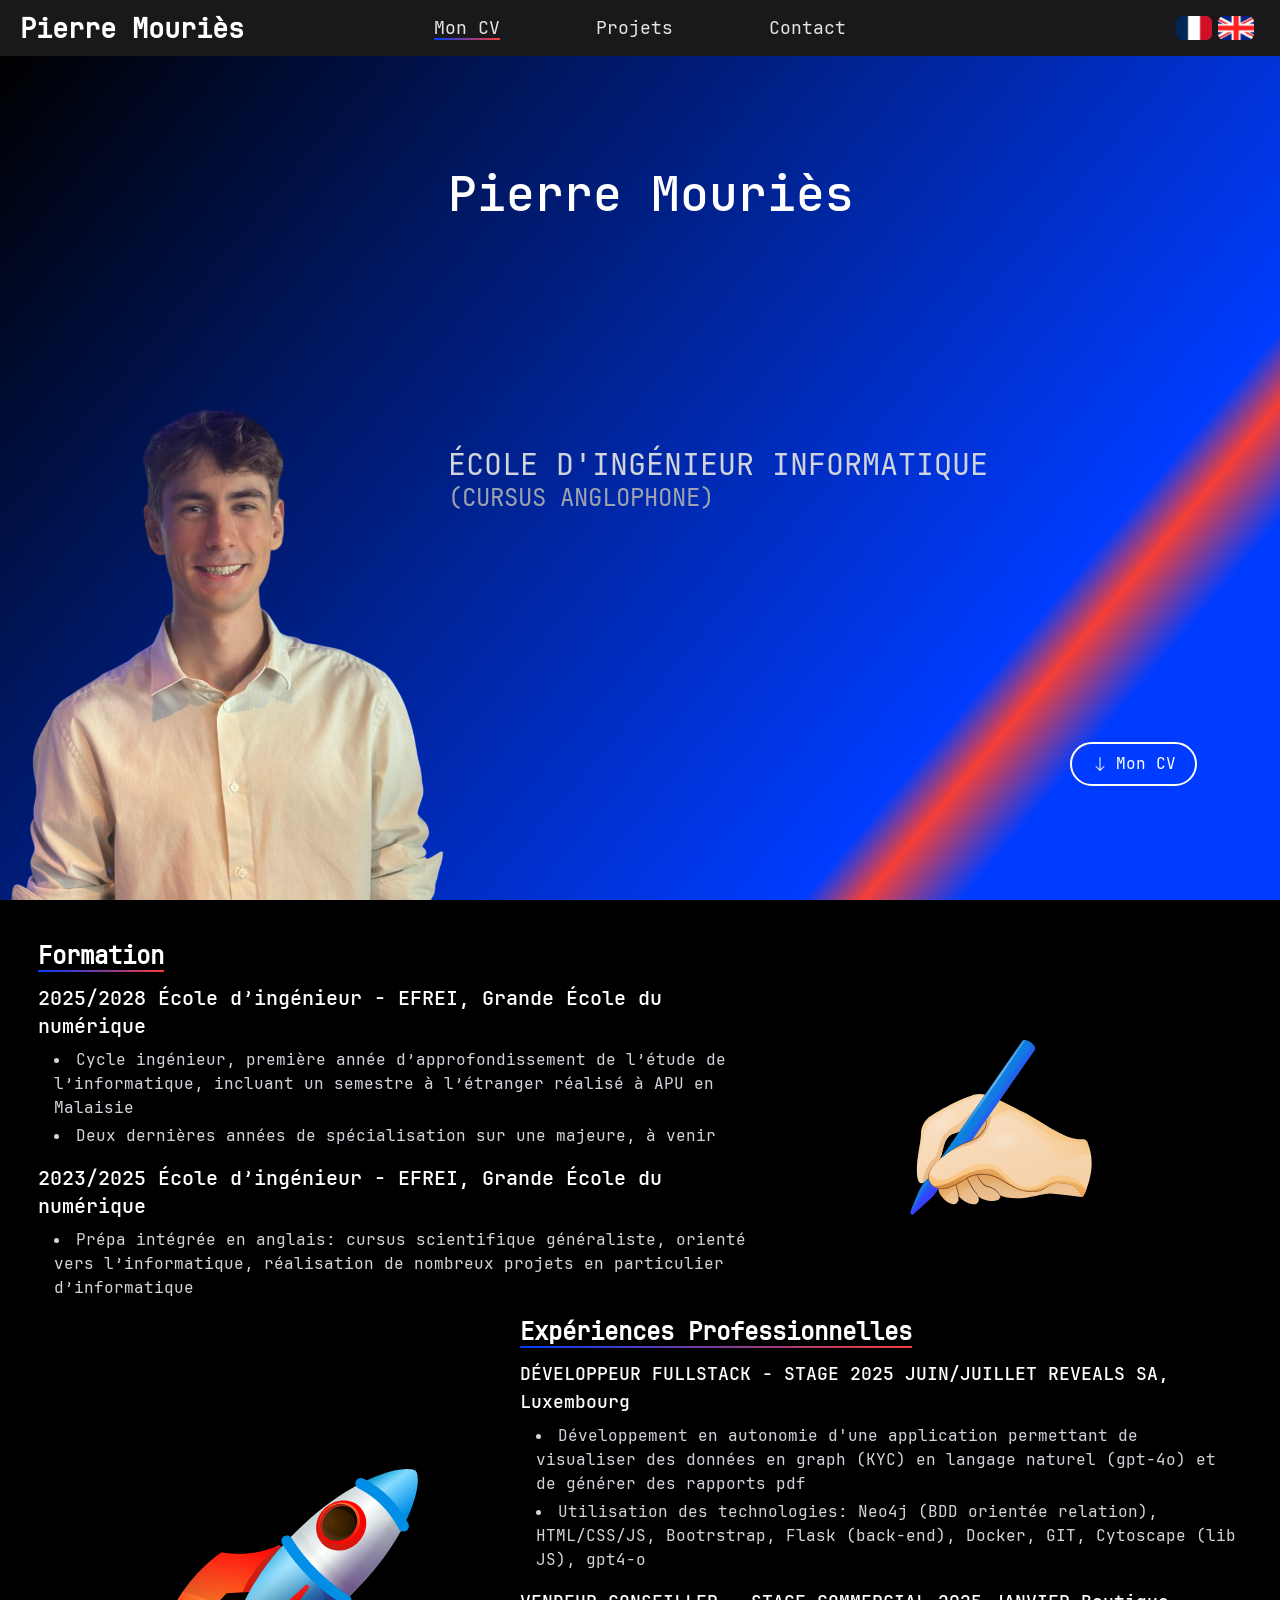
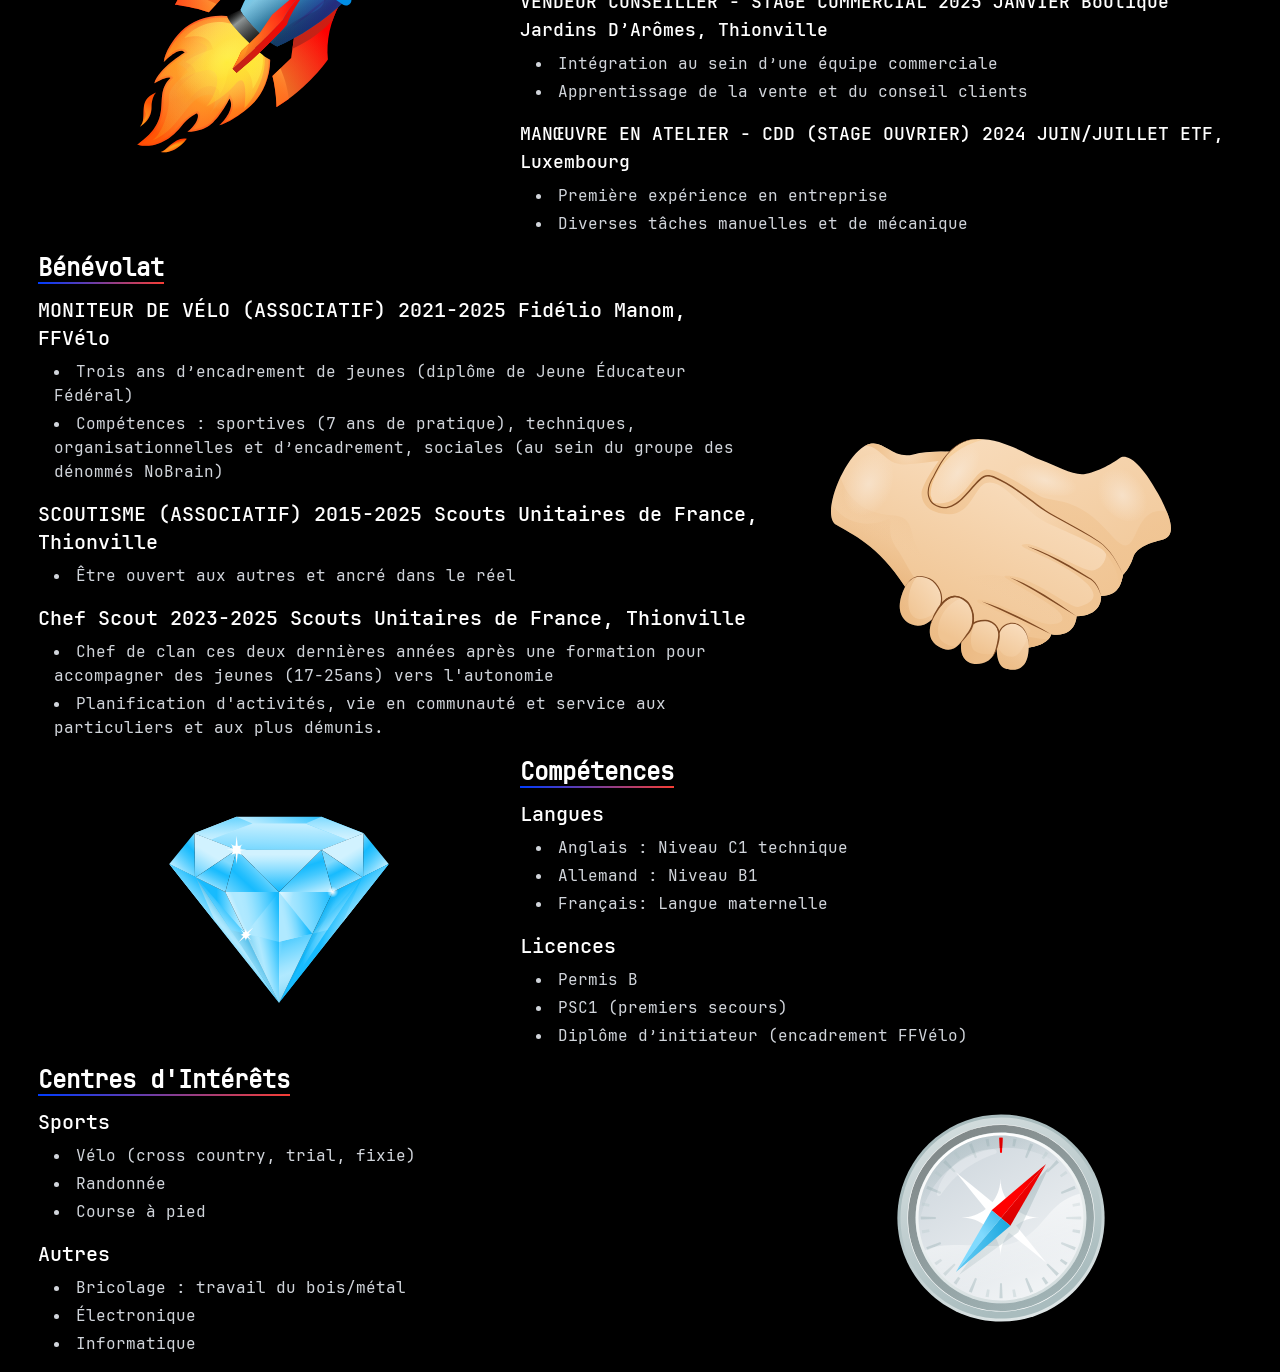
<file: index.html>
<!DOCTYPE html>
<html lang="">
  <head>
    <meta charset="UTF-8">
    <link rel="icon" href="./images/PiR.ico">
    <meta name="viewport" content="width=device-width, initial-scale=1.0">
    <title>Pierre Mouriès</title>
    <script type="module" crossorigin src="./assets/index-BxLRynR9.js"></script>
    <link rel="stylesheet" crossorigin href="./assets/index-BR55cb95.css">
  </head>
  <body>
    <div id="app"></div>
  </body>
</html>
</file>
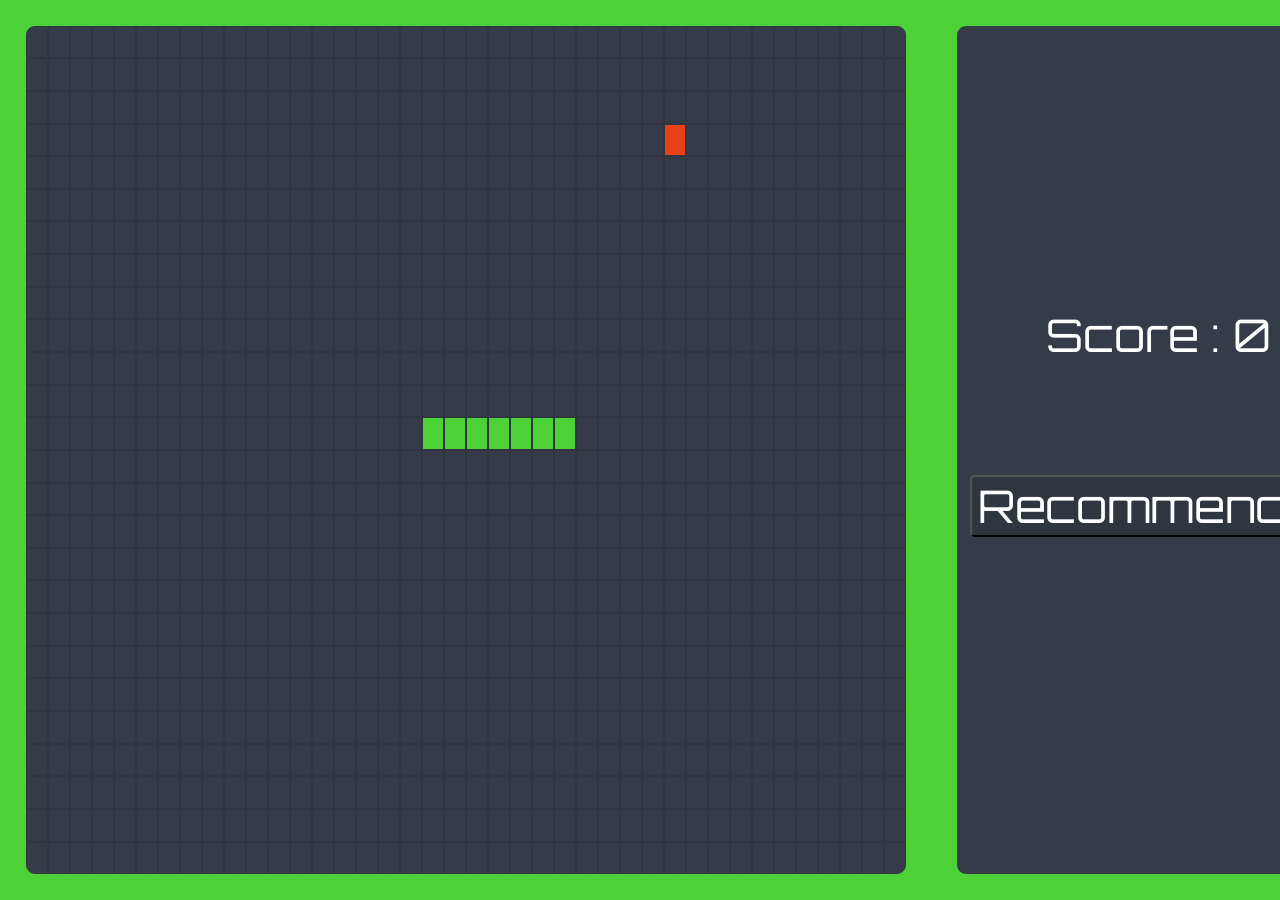
<file: projects/Snake πR/snake.html>
<!DOCTYPE html>
<html>

<head>
    <meta charset="utf-8">
    <meta name="viewport" content="width=device-width">
    <title>Snake πR</title>
    <link href="snake.css" rel="stylesheet" type="text/css" />
</head>

<body>
    <div id="grid">
        <div id="A" class="line">
            <div class="cube" id="A1"></div>
            <div class="cube" id="A2"></div>
            <div class="cube" id="A3"></div>
            <div class="cube" id="A4"></div>
            <div class="cube" id="A5"></div>
            <div class="cube" id="A6"></div>
            <div class="cube" id="A7"></div>
            <div class="cube" id="A8"></div>
            <div class="cube" id="A9"></div>
            <div class="cube" id="A10"></div>
            <div class="cube" id="A11"></div>
            <div class="cube" id="A12"></div>
            <div class="cube" id="A13"></div>
            <div class="cube" id="A14"></div>
            <div class="cube" id="A15"></div>
            <div class="cube" id="A16"></div>
            <div class="cube" id="A17"></div>
            <div class="cube" id="A18"></div>
            <div class="cube" id="A19"></div>
            <div class="cube" id="A20"></div>
            <div class="cube" id="A21"></div>
            <div class="cube" id="A22"></div>
            <div class="cube" id="A23"></div>
            <div class="cube" id="A24"></div>
            <div class="cube" id="A25"></div>
            <div class="cube" id="A26"></div>
            <div class="cube" id="A27"></div>
            <div class="cube" id="A28"></div>
            <div class="cube" id="A29"></div>
            <div class="cube" id="A30"></div>
            <div class="cube" id="A31"></div>
            <div class="cube" id="A32"></div>
            <div class="cube" id="A33"></div>
            <div class="cube" id="A34"></div>
            <div class="cube" id="A35"></div>
            <div class="cube" id="A36"></div>
            <div class="cube" id="A37"></div>
            <div class="cube" id="A38"></div>
            <div class="cube" id="A39"></div>
            <div class="cube" id="A40"></div>
        </div>
        <div id="B" class="line">
            <div class="cube" id="B1"></div>
            <div class="cube" id="B2"></div>
            <div class="cube" id="B3"></div>
            <div class="cube" id="B4"></div>
            <div class="cube" id="B5"></div>
            <div class="cube" id="B6"></div>
            <div class="cube" id="B7"></div>
            <div class="cube" id="B8"></div>
            <div class="cube" id="B9"></div>
            <div class="cube" id="B10"></div>
            <div class="cube" id="B11"></div>
            <div class="cube" id="B12"></div>
            <div class="cube" id="B13"></div>
            <div class="cube" id="B14"></div>
            <div class="cube" id="B15"></div>
            <div class="cube" id="B16"></div>
            <div class="cube" id="B17"></div>
            <div class="cube" id="B18"></div>
            <div class="cube" id="B19"></div>
            <div class="cube" id="B20"></div>
            <div class="cube" id="B21"></div>
            <div class="cube" id="B22"></div>
            <div class="cube" id="B23"></div>
            <div class="cube" id="B24"></div>
            <div class="cube" id="B25"></div>
            <div class="cube" id="B26"></div>
            <div class="cube" id="B27"></div>
            <div class="cube" id="B28"></div>
            <div class="cube" id="B29"></div>
            <div class="cube" id="B30"></div>
            <div class="cube" id="B31"></div>
            <div class="cube" id="B32"></div>
            <div class="cube" id="B33"></div>
            <div class="cube" id="B34"></div>
            <div class="cube" id="B35"></div>
            <div class="cube" id="B36"></div>
            <div class="cube" id="B37"></div>
            <div class="cube" id="B38"></div>
            <div class="cube" id="B39"></div>
            <div class="cube" id="B40"></div>
        </div>
        <div id="C" class="line">
            <div class="cube" id="C1"></div>
            <div class="cube" id="C2"></div>
            <div class="cube" id="C3"></div>
            <div class="cube" id="C4"></div>
            <div class="cube" id="C5"></div>
            <div class="cube" id="C6"></div>
            <div class="cube" id="C7"></div>
            <div class="cube" id="C8"></div>
            <div class="cube" id="C9"></div>
            <div class="cube" id="C10"></div>
            <div class="cube" id="C11"></div>
            <div class="cube" id="C12"></div>
            <div class="cube" id="C13"></div>
            <div class="cube" id="C14"></div>
            <div class="cube" id="C15"></div>
            <div class="cube" id="C16"></div>
            <div class="cube" id="C17"></div>
            <div class="cube" id="C18"></div>
            <div class="cube" id="C19"></div>
            <div class="cube" id="C20"></div>
            <div class="cube" id="C21"></div>
            <div class="cube" id="C22"></div>
            <div class="cube" id="C23"></div>
            <div class="cube" id="C24"></div>
            <div class="cube" id="C25"></div>
            <div class="cube" id="C26"></div>
            <div class="cube" id="C27"></div>
            <div class="cube" id="C28"></div>
            <div class="cube" id="C29"></div>
            <div class="cube" id="C30"></div>
            <div class="cube" id="C31"></div>
            <div class="cube" id="C32"></div>
            <div class="cube" id="C33"></div>
            <div class="cube" id="C34"></div>
            <div class="cube" id="C35"></div>
            <div class="cube" id="C36"></div>
            <div class="cube" id="C37"></div>
            <div class="cube" id="C38"></div>
            <div class="cube" id="C39"></div>
            <div class="cube" id="C40"></div>
        </div>
        <div id="D" class="line">
            <div class="cube" id="D1"></div>
            <div class="cube" id="D2"></div>
            <div class="cube" id="D3"></div>
            <div class="cube" id="D4"></div>
            <div class="cube" id="D5"></div>
            <div class="cube" id="D6"></div>
            <div class="cube" id="D7"></div>
            <div class="cube" id="D8"></div>
            <div class="cube" id="D9"></div>
            <div class="cube" id="D10"></div>
            <div class="cube" id="D11"></div>
            <div class="cube" id="D12"></div>
            <div class="cube" id="D13"></div>
            <div class="cube" id="D14"></div>
            <div class="cube" id="D15"></div>
            <div class="cube" id="D16"></div>
            <div class="cube" id="D17"></div>
            <div class="cube" id="D18"></div>
            <div class="cube" id="D19"></div>
            <div class="cube" id="D20"></div>
            <div class="cube" id="D21"></div>
            <div class="cube" id="D22"></div>
            <div class="cube" id="D23"></div>
            <div class="cube" id="D24"></div>
            <div class="cube" id="D25"></div>
            <div class="cube" id="D26"></div>
            <div class="cube" id="D27"></div>
            <div class="cube" id="D28"></div>
            <div class="cube" id="D29"></div>
            <div class="cube" id="D30"></div>
            <div class="cube" id="D31"></div>
            <div class="cube" id="D32"></div>
            <div class="cube" id="D33"></div>
            <div class="cube" id="D34"></div>
            <div class="cube" id="D35"></div>
            <div class="cube" id="D36"></div>
            <div class="cube" id="D37"></div>
            <div class="cube" id="D38"></div>
            <div class="cube" id="D39"></div>
            <div class="cube" id="D40"></div>
        </div>
        <div id="E" class="line">
            <div class="cube" id="E1"></div>
            <div class="cube" id="E2"></div>
            <div class="cube" id="E3"></div>
            <div class="cube" id="E4"></div>
            <div class="cube" id="E5"></div>
            <div class="cube" id="E6"></div>
            <div class="cube" id="E7"></div>
            <div class="cube" id="E8"></div>
            <div class="cube" id="E9"></div>
            <div class="cube" id="E10"></div>
            <div class="cube" id="E11"></div>
            <div class="cube" id="E12"></div>
            <div class="cube" id="E13"></div>
            <div class="cube" id="E14"></div>
            <div class="cube" id="E15"></div>
            <div class="cube" id="E16"></div>
            <div class="cube" id="E17"></div>
            <div class="cube" id="E18"></div>
            <div class="cube" id="E19"></div>
            <div class="cube" id="E20"></div>
            <div class="cube" id="E21"></div>
            <div class="cube" id="E22"></div>
            <div class="cube" id="E23"></div>
            <div class="cube" id="E24"></div>
            <div class="cube" id="E25"></div>
            <div class="cube" id="E26"></div>
            <div class="cube" id="E27"></div>
            <div class="cube" id="E28"></div>
            <div class="cube" id="E29"></div>
            <div class="cube" id="E30"></div>
            <div class="cube" id="E31"></div>
            <div class="cube" id="E32"></div>
            <div class="cube" id="E33"></div>
            <div class="cube" id="E34"></div>
            <div class="cube" id="E35"></div>
            <div class="cube" id="E36"></div>
            <div class="cube" id="E37"></div>
            <div class="cube" id="E38"></div>
            <div class="cube" id="E39"></div>
            <div class="cube" id="E40"></div>
        </div>
        <div id="F" class="line">
            <div class="cube" id="F1"></div>
            <div class="cube" id="F2"></div>
            <div class="cube" id="F3"></div>
            <div class="cube" id="F4"></div>
            <div class="cube" id="F5"></div>
            <div class="cube" id="F6"></div>
            <div class="cube" id="F7"></div>
            <div class="cube" id="F8"></div>
            <div class="cube" id="F9"></div>
            <div class="cube" id="F10"></div>
            <div class="cube" id="F11"></div>
            <div class="cube" id="F12"></div>
            <div class="cube" id="F13"></div>
            <div class="cube" id="F14"></div>
            <div class="cube" id="F15"></div>
            <div class="cube" id="F16"></div>
            <div class="cube" id="F17"></div>
            <div class="cube" id="F18"></div>
            <div class="cube" id="F19"></div>
            <div class="cube" id="F20"></div>
            <div class="cube" id="F21"></div>
            <div class="cube" id="F22"></div>
            <div class="cube" id="F23"></div>
            <div class="cube" id="F24"></div>
            <div class="cube" id="F25"></div>
            <div class="cube" id="F26"></div>
            <div class="cube" id="F27"></div>
            <div class="cube" id="F28"></div>
            <div class="cube" id="F29"></div>
            <div class="cube" id="F30"></div>
            <div class="cube" id="F31"></div>
            <div class="cube" id="F32"></div>
            <div class="cube" id="F33"></div>
            <div class="cube" id="F34"></div>
            <div class="cube" id="F35"></div>
            <div class="cube" id="F36"></div>
            <div class="cube" id="F37"></div>
            <div class="cube" id="F38"></div>
            <div class="cube" id="F39"></div>
            <div class="cube" id="F40"></div>
        </div>
        <div id="G" class="line">
            <div class="cube" id="G1"></div>
            <div class="cube" id="G2"></div>
            <div class="cube" id="G3"></div>
            <div class="cube" id="G4"></div>
            <div class="cube" id="G5"></div>
            <div class="cube" id="G6"></div>
            <div class="cube" id="G7"></div>
            <div class="cube" id="G8"></div>
            <div class="cube" id="G9"></div>
            <div class="cube" id="G10"></div>
            <div class="cube" id="G11"></div>
            <div class="cube" id="G12"></div>
            <div class="cube" id="G13"></div>
            <div class="cube" id="G14"></div>
            <div class="cube" id="G15"></div>
            <div class="cube" id="G16"></div>
            <div class="cube" id="G17"></div>
            <div class="cube" id="G18"></div>
            <div class="cube" id="G19"></div>
            <div class="cube" id="G20"></div>
            <div class="cube" id="G21"></div>
            <div class="cube" id="G22"></div>
            <div class="cube" id="G23"></div>
            <div class="cube" id="G24"></div>
            <div class="cube" id="G25"></div>
            <div class="cube" id="G26"></div>
            <div class="cube" id="G27"></div>
            <div class="cube" id="G28"></div>
            <div class="cube" id="G29"></div>
            <div class="cube" id="G30"></div>
            <div class="cube" id="G31"></div>
            <div class="cube" id="G32"></div>
            <div class="cube" id="G33"></div>
            <div class="cube" id="G34"></div>
            <div class="cube" id="G35"></div>
            <div class="cube" id="G36"></div>
            <div class="cube" id="G37"></div>
            <div class="cube" id="G38"></div>
            <div class="cube" id="G39"></div>
            <div class="cube" id="G40"></div>
        </div>
        <div id="H" class="line">
            <div class="cube" id="H1"></div>
            <div class="cube" id="H2"></div>
            <div class="cube" id="H3"></div>
            <div class="cube" id="H4"></div>
            <div class="cube" id="H5"></div>
            <div class="cube" id="H6"></div>
            <div class="cube" id="H7"></div>
            <div class="cube" id="H8"></div>
            <div class="cube" id="H9"></div>
            <div class="cube" id="H10"></div>
            <div class="cube" id="H11"></div>
            <div class="cube" id="H12"></div>
            <div class="cube" id="H13"></div>
            <div class="cube" id="H14"></div>
            <div class="cube" id="H15"></div>
            <div class="cube" id="H16"></div>
            <div class="cube" id="H17"></div>
            <div class="cube" id="H18"></div>
            <div class="cube" id="H19"></div>
            <div class="cube" id="H20"></div>
            <div class="cube" id="H21"></div>
            <div class="cube" id="H22"></div>
            <div class="cube" id="H23"></div>
            <div class="cube" id="H24"></div>
            <div class="cube" id="H25"></div>
            <div class="cube" id="H26"></div>
            <div class="cube" id="H27"></div>
            <div class="cube" id="H28"></div>
            <div class="cube" id="H29"></div>
            <div class="cube" id="H30"></div>
            <div class="cube" id="H31"></div>
            <div class="cube" id="H32"></div>
            <div class="cube" id="H33"></div>
            <div class="cube" id="H34"></div>
            <div class="cube" id="H35"></div>
            <div class="cube" id="H36"></div>
            <div class="cube" id="H37"></div>
            <div class="cube" id="H38"></div>
            <div class="cube" id="H39"></div>
            <div class="cube" id="H40"></div>
        </div>
        <div id="I" class="line">
            <div class="cube" id="I1"></div>
            <div class="cube" id="I2"></div>
            <div class="cube" id="I3"></div>
            <div class="cube" id="I4"></div>
            <div class="cube" id="I5"></div>
            <div class="cube" id="I6"></div>
            <div class="cube" id="I7"></div>
            <div class="cube" id="I8"></div>
            <div class="cube" id="I9"></div>
            <div class="cube" id="I10"></div>
            <div class="cube" id="I11"></div>
            <div class="cube" id="I12"></div>
            <div class="cube" id="I13"></div>
            <div class="cube" id="I14"></div>
            <div class="cube" id="I15"></div>
            <div class="cube" id="I16"></div>
            <div class="cube" id="I17"></div>
            <div class="cube" id="I18"></div>
            <div class="cube" id="I19"></div>
            <div class="cube" id="I20"></div>
            <div class="cube" id="I21"></div>
            <div class="cube" id="I22"></div>
            <div class="cube" id="I23"></div>
            <div class="cube" id="I24"></div>
            <div class="cube" id="I25"></div>
            <div class="cube" id="I26"></div>
            <div class="cube" id="I27"></div>
            <div class="cube" id="I28"></div>
            <div class="cube" id="I29"></div>
            <div class="cube" id="I30"></div>
            <div class="cube" id="I31"></div>
            <div class="cube" id="I32"></div>
            <div class="cube" id="I33"></div>
            <div class="cube" id="I34"></div>
            <div class="cube" id="I35"></div>
            <div class="cube" id="I36"></div>
            <div class="cube" id="I37"></div>
            <div class="cube" id="I38"></div>
            <div class="cube" id="I39"></div>
            <div class="cube" id="I40"></div>
        </div>
        <div id="J" class="line">
            <div class="cube" id="J1"></div>
            <div class="cube" id="J2"></div>
            <div class="cube" id="J3"></div>
            <div class="cube" id="J4"></div>
            <div class="cube" id="J5"></div>
            <div class="cube" id="J6"></div>
            <div class="cube" id="J7"></div>
            <div class="cube" id="J8"></div>
            <div class="cube" id="J9"></div>
            <div class="cube" id="J10"></div>
            <div class="cube" id="J11"></div>
            <div class="cube" id="J12"></div>
            <div class="cube" id="J13"></div>
            <div class="cube" id="J14"></div>
            <div class="cube" id="J15"></div>
            <div class="cube" id="J16"></div>
            <div class="cube" id="J17"></div>
            <div class="cube" id="J18"></div>
            <div class="cube" id="J19"></div>
            <div class="cube" id="J20"></div>
            <div class="cube" id="J21"></div>
            <div class="cube" id="J22"></div>
            <div class="cube" id="J23"></div>
            <div class="cube" id="J24"></div>
            <div class="cube" id="J25"></div>
            <div class="cube" id="J26"></div>
            <div class="cube" id="J27"></div>
            <div class="cube" id="J28"></div>
            <div class="cube" id="J29"></div>
            <div class="cube" id="J30"></div>
            <div class="cube" id="J31"></div>
            <div class="cube" id="J32"></div>
            <div class="cube" id="J33"></div>
            <div class="cube" id="J34"></div>
            <div class="cube" id="J35"></div>
            <div class="cube" id="J36"></div>
            <div class="cube" id="J37"></div>
            <div class="cube" id="J38"></div>
            <div class="cube" id="J39"></div>
            <div class="cube" id="J40"></div>
        </div>
        <div id="K" class="line">
            <div class="cube" id="K1"></div>
            <div class="cube" id="K2"></div>
            <div class="cube" id="K3"></div>
            <div class="cube" id="K4"></div>
            <div class="cube" id="K5"></div>
            <div class="cube" id="K6"></div>
            <div class="cube" id="K7"></div>
            <div class="cube" id="K8"></div>
            <div class="cube" id="K9"></div>
            <div class="cube" id="K10"></div>
            <div class="cube" id="K11"></div>
            <div class="cube" id="K12"></div>
            <div class="cube" id="K13"></div>
            <div class="cube" id="K14"></div>
            <div class="cube" id="K15"></div>
            <div class="cube" id="K16"></div>
            <div class="cube" id="K17"></div>
            <div class="cube" id="K18"></div>
            <div class="cube" id="K19"></div>
            <div class="cube" id="K20"></div>
            <div class="cube" id="K21"></div>
            <div class="cube" id="K22"></div>
            <div class="cube" id="K23"></div>
            <div class="cube" id="K24"></div>
            <div class="cube" id="K25"></div>
            <div class="cube" id="K26"></div>
            <div class="cube" id="K27"></div>
            <div class="cube" id="K28"></div>
            <div class="cube" id="K29"></div>
            <div class="cube" id="K30"></div>
            <div class="cube" id="K31"></div>
            <div class="cube" id="K32"></div>
            <div class="cube" id="K33"></div>
            <div class="cube" id="K34"></div>
            <div class="cube" id="K35"></div>
            <div class="cube" id="K36"></div>
            <div class="cube" id="K37"></div>
            <div class="cube" id="K38"></div>
            <div class="cube" id="K39"></div>
            <div class="cube" id="K40"></div>
        </div>
        <div id="L" class="line">
            <div class="cube" id="L1"></div>
            <div class="cube" id="L2"></div>
            <div class="cube" id="L3"></div>
            <div class="cube" id="L4"></div>
            <div class="cube" id="L5"></div>
            <div class="cube" id="L6"></div>
            <div class="cube" id="L7"></div>
            <div class="cube" id="L8"></div>
            <div class="cube" id="L9"></div>
            <div class="cube" id="L10"></div>
            <div class="cube" id="L11"></div>
            <div class="cube" id="L12"></div>
            <div class="cube" id="L13"></div>
            <div class="cube" id="L14"></div>
            <div class="cube" id="L15"></div>
            <div class="cube" id="L16"></div>
            <div class="cube" id="L17"></div>
            <div class="cube" id="L18"></div>
            <div class="cube" id="L19"></div>
            <div class="cube" id="L20"></div>
            <div class="cube" id="L21"></div>
            <div class="cube" id="L22"></div>
            <div class="cube" id="L23"></div>
            <div class="cube" id="L24"></div>
            <div class="cube" id="L25"></div>
            <div class="cube" id="L26"></div>
            <div class="cube" id="L27"></div>
            <div class="cube" id="L28"></div>
            <div class="cube" id="L29"></div>
            <div class="cube" id="L30"></div>
            <div class="cube" id="L31"></div>
            <div class="cube" id="L32"></div>
            <div class="cube" id="L33"></div>
            <div class="cube" id="L34"></div>
            <div class="cube" id="L35"></div>
            <div class="cube" id="L36"></div>
            <div class="cube" id="L37"></div>
            <div class="cube" id="L38"></div>
            <div class="cube" id="L39"></div>
            <div class="cube" id="L40"></div>
        </div>
        <div id="M" class="line">
            <div class="cube" id="M1"></div>
            <div class="cube" id="M2"></div>
            <div class="cube" id="M3"></div>
            <div class="cube" id="M4"></div>
            <div class="cube" id="M5"></div>
            <div class="cube" id="M6"></div>
            <div class="cube" id="M7"></div>
            <div class="cube" id="M8"></div>
            <div class="cube" id="M9"></div>
            <div class="cube" id="M10"></div>
            <div class="cube" id="M11"></div>
            <div class="cube" id="M12"></div>
            <div class="cube" id="M13"></div>
            <div class="cube" id="M14"></div>
            <div class="cube" id="M15"></div>
            <div class="cube" id="M16"></div>
            <div class="cube" id="M17"></div>
            <div class="cube" id="M18"></div>
            <div class="cube" id="M19"></div>
            <div class="cube" id="M20"></div>
            <div class="cube" id="M21"></div>
            <div class="cube" id="M22"></div>
            <div class="cube" id="M23"></div>
            <div class="cube" id="M24"></div>
            <div class="cube" id="M25"></div>
            <div class="cube" id="M26"></div>
            <div class="cube" id="M27"></div>
            <div class="cube" id="M28"></div>
            <div class="cube" id="M29"></div>
            <div class="cube" id="M30"></div>
            <div class="cube" id="M31"></div>
            <div class="cube" id="M32"></div>
            <div class="cube" id="M33"></div>
            <div class="cube" id="M34"></div>
            <div class="cube" id="M35"></div>
            <div class="cube" id="M36"></div>
            <div class="cube" id="M37"></div>
            <div class="cube" id="M38"></div>
            <div class="cube" id="M39"></div>
            <div class="cube" id="M40"></div>
        </div>
        <div id="N" class="line">
            <div class="cube" id="N1"></div>
            <div class="cube" id="N2"></div>
            <div class="cube" id="N3"></div>
            <div class="cube" id="N4"></div>
            <div class="cube" id="N5"></div>
            <div class="cube" id="N6"></div>
            <div class="cube" id="N7"></div>
            <div class="cube" id="N8"></div>
            <div class="cube" id="N9"></div>
            <div class="cube" id="N10"></div>
            <div class="cube" id="N11"></div>
            <div class="cube" id="N12"></div>
            <div class="cube" id="N13"></div>
            <div class="cube" id="N14"></div>
            <div class="cube" id="N15"></div>
            <div class="cube" id="N16"></div>
            <div class="cube" id="N17"></div>
            <div class="cube" id="N18"></div>
            <div class="cube" id="N19"></div>
            <div class="cube" id="N20"></div>
            <div class="cube" id="N21"></div>
            <div class="cube" id="N22"></div>
            <div class="cube" id="N23"></div>
            <div class="cube" id="N24"></div>
            <div class="cube" id="N25"></div>
            <div class="cube" id="N26"></div>
            <div class="cube" id="N27"></div>
            <div class="cube" id="N28"></div>
            <div class="cube" id="N29"></div>
            <div class="cube" id="N30"></div>
            <div class="cube" id="N31"></div>
            <div class="cube" id="N32"></div>
            <div class="cube" id="N33"></div>
            <div class="cube" id="N34"></div>
            <div class="cube" id="N35"></div>
            <div class="cube" id="N36"></div>
            <div class="cube" id="N37"></div>
            <div class="cube" id="N38"></div>
            <div class="cube" id="N39"></div>
            <div class="cube" id="N40"></div>
        </div>
        <div id="O" class="line">
            <div class="cube" id="O1"></div>
            <div class="cube" id="O2"></div>
            <div class="cube" id="O3"></div>
            <div class="cube" id="O4"></div>
            <div class="cube" id="O5"></div>
            <div class="cube" id="O6"></div>
            <div class="cube" id="O7"></div>
            <div class="cube" id="O8"></div>
            <div class="cube" id="O9"></div>
            <div class="cube" id="O10"></div>
            <div class="cube" id="O11"></div>
            <div class="cube" id="O12"></div>
            <div class="cube" id="O13"></div>
            <div class="cube" id="O14"></div>
            <div class="cube" id="O15"></div>
            <div class="cube" id="O16"></div>
            <div class="cube" id="O17"></div>
            <div class="cube" id="O18"></div>
            <div class="cube" id="O19"></div>
            <div class="cube" id="O20"></div>
            <div class="cube" id="O21"></div>
            <div class="cube" id="O22"></div>
            <div class="cube" id="O23"></div>
            <div class="cube" id="O24"></div>
            <div class="cube" id="O25"></div>
            <div class="cube" id="O26"></div>
            <div class="cube" id="O27"></div>
            <div class="cube" id="O28"></div>
            <div class="cube" id="O29"></div>
            <div class="cube" id="O30"></div>
            <div class="cube" id="O31"></div>
            <div class="cube" id="O32"></div>
            <div class="cube" id="O33"></div>
            <div class="cube" id="O34"></div>
            <div class="cube" id="O35"></div>
            <div class="cube" id="O36"></div>
            <div class="cube" id="O37"></div>
            <div class="cube" id="O38"></div>
            <div class="cube" id="O39"></div>
            <div class="cube" id="O40"></div>
        </div>
        <div id="P" class="line">
            <div class="cube" id="P1"></div>
            <div class="cube" id="P2"></div>
            <div class="cube" id="P3"></div>
            <div class="cube" id="P4"></div>
            <div class="cube" id="P5"></div>
            <div class="cube" id="P6"></div>
            <div class="cube" id="P7"></div>
            <div class="cube" id="P8"></div>
            <div class="cube" id="P9"></div>
            <div class="cube" id="P10"></div>
            <div class="cube" id="P11"></div>
            <div class="cube" id="P12"></div>
            <div class="cube" id="P13"></div>
            <div class="cube" id="P14"></div>
            <div class="cube" id="P15"></div>
            <div class="cube" id="P16"></div>
            <div class="cube" id="P17"></div>
            <div class="cube" id="P18"></div>
            <div class="cube" id="P19"></div>
            <div class="cube" id="P20"></div>
            <div class="cube" id="P21"></div>
            <div class="cube" id="P22"></div>
            <div class="cube" id="P23"></div>
            <div class="cube" id="P24"></div>
            <div class="cube" id="P25"></div>
            <div class="cube" id="P26"></div>
            <div class="cube" id="P27"></div>
            <div class="cube" id="P28"></div>
            <div class="cube" id="P29"></div>
            <div class="cube" id="P30"></div>
            <div class="cube" id="P31"></div>
            <div class="cube" id="P32"></div>
            <div class="cube" id="P33"></div>
            <div class="cube" id="P34"></div>
            <div class="cube" id="P35"></div>
            <div class="cube" id="P36"></div>
            <div class="cube" id="P37"></div>
            <div class="cube" id="P38"></div>
            <div class="cube" id="P39"></div>
            <div class="cube" id="P40"></div>
        </div>
        <div id="Q" class="line">
            <div class="cube" id="Q1"></div>
            <div class="cube" id="Q2"></div>
            <div class="cube" id="Q3"></div>
            <div class="cube" id="Q4"></div>
            <div class="cube" id="Q5"></div>
            <div class="cube" id="Q6"></div>
            <div class="cube" id="Q7"></div>
            <div class="cube" id="Q8"></div>
            <div class="cube" id="Q9"></div>
            <div class="cube" id="Q10"></div>
            <div class="cube" id="Q11"></div>
            <div class="cube" id="Q12"></div>
            <div class="cube" id="Q13"></div>
            <div class="cube" id="Q14"></div>
            <div class="cube" id="Q15"></div>
            <div class="cube" id="Q16"></div>
            <div class="cube" id="Q17"></div>
            <div class="cube" id="Q18"></div>
            <div class="cube" id="Q19"></div>
            <div class="cube" id="Q20"></div>
            <div class="cube" id="Q21"></div>
            <div class="cube" id="Q22"></div>
            <div class="cube" id="Q23"></div>
            <div class="cube" id="Q24"></div>
            <div class="cube" id="Q25"></div>
            <div class="cube" id="Q26"></div>
            <div class="cube" id="Q27"></div>
            <div class="cube" id="Q28"></div>
            <div class="cube" id="Q29"></div>
            <div class="cube" id="Q30"></div>
            <div class="cube" id="Q31"></div>
            <div class="cube" id="Q32"></div>
            <div class="cube" id="Q33"></div>
            <div class="cube" id="Q34"></div>
            <div class="cube" id="Q35"></div>
            <div class="cube" id="Q36"></div>
            <div class="cube" id="Q37"></div>
            <div class="cube" id="Q38"></div>
            <div class="cube" id="Q39"></div>
            <div class="cube" id="Q40"></div>
        </div>
        <div id="R" class="line">
            <div class="cube" id="R1"></div>
            <div class="cube" id="R2"></div>
            <div class="cube" id="R3"></div>
            <div class="cube" id="R4"></div>
            <div class="cube" id="R5"></div>
            <div class="cube" id="R6"></div>
            <div class="cube" id="R7"></div>
            <div class="cube" id="R8"></div>
            <div class="cube" id="R9"></div>
            <div class="cube" id="R10"></div>
            <div class="cube" id="R11"></div>
            <div class="cube" id="R12"></div>
            <div class="cube" id="R13"></div>
            <div class="cube" id="R14"></div>
            <div class="cube" id="R15"></div>
            <div class="cube" id="R16"></div>
            <div class="cube" id="R17"></div>
            <div class="cube" id="R18"></div>
            <div class="cube" id="R19"></div>
            <div class="cube" id="R20"></div>
            <div class="cube" id="R21"></div>
            <div class="cube" id="R22"></div>
            <div class="cube" id="R23"></div>
            <div class="cube" id="R24"></div>
            <div class="cube" id="R25"></div>
            <div class="cube" id="R26"></div>
            <div class="cube" id="R27"></div>
            <div class="cube" id="R28"></div>
            <div class="cube" id="R29"></div>
            <div class="cube" id="R30"></div>
            <div class="cube" id="R31"></div>
            <div class="cube" id="R32"></div>
            <div class="cube" id="R33"></div>
            <div class="cube" id="R34"></div>
            <div class="cube" id="R35"></div>
            <div class="cube" id="R36"></div>
            <div class="cube" id="R37"></div>
            <div class="cube" id="R38"></div>
            <div class="cube" id="R39"></div>
            <div class="cube" id="R40"></div>
        </div>
        <div id="S" class="line">
            <div class="cube" id="S1"></div>
            <div class="cube" id="S2"></div>
            <div class="cube" id="S3"></div>
            <div class="cube" id="S4"></div>
            <div class="cube" id="S5"></div>
            <div class="cube" id="S6"></div>
            <div class="cube" id="S7"></div>
            <div class="cube" id="S8"></div>
            <div class="cube" id="S9"></div>
            <div class="cube" id="S10"></div>
            <div class="cube" id="S11"></div>
            <div class="cube" id="S12"></div>
            <div class="cube" id="S13"></div>
            <div class="cube" id="S14"></div>
            <div class="cube" id="S15"></div>
            <div class="cube" id="S16"></div>
            <div class="cube" id="S17"></div>
            <div class="cube" id="S18"></div>
            <div class="cube" id="S19"></div>
            <div class="cube" id="S20"></div>
            <div class="cube" id="S21"></div>
            <div class="cube" id="S22"></div>
            <div class="cube" id="S23"></div>
            <div class="cube" id="S24"></div>
            <div class="cube" id="S25"></div>
            <div class="cube" id="S26"></div>
            <div class="cube" id="S27"></div>
            <div class="cube" id="S28"></div>
            <div class="cube" id="S29"></div>
            <div class="cube" id="S30"></div>
            <div class="cube" id="S31"></div>
            <div class="cube" id="S32"></div>
            <div class="cube" id="S33"></div>
            <div class="cube" id="S34"></div>
            <div class="cube" id="S35"></div>
            <div class="cube" id="S36"></div>
            <div class="cube" id="S37"></div>
            <div class="cube" id="S38"></div>
            <div class="cube" id="S39"></div>
            <div class="cube" id="S40"></div>
        </div>
        <div id="T" class="line">
            <div class="cube" id="T1"></div>
            <div class="cube" id="T2"></div>
            <div class="cube" id="T3"></div>
            <div class="cube" id="T4"></div>
            <div class="cube" id="T5"></div>
            <div class="cube" id="T6"></div>
            <div class="cube" id="T7"></div>
            <div class="cube" id="T8"></div>
            <div class="cube" id="T9"></div>
            <div class="cube" id="T10"></div>
            <div class="cube" id="T11"></div>
            <div class="cube" id="T12"></div>
            <div class="cube" id="T13"></div>
            <div class="cube" id="T14"></div>
            <div class="cube" id="T15"></div>
            <div class="cube" id="T16"></div>
            <div class="cube" id="T17"></div>
            <div class="cube" id="T18"></div>
            <div class="cube" id="T19"></div>
            <div class="cube" id="T20"></div>
            <div class="cube" id="T21"></div>
            <div class="cube" id="T22"></div>
            <div class="cube" id="T23"></div>
            <div class="cube" id="T24"></div>
            <div class="cube" id="T25"></div>
            <div class="cube" id="T26"></div>
            <div class="cube" id="T27"></div>
            <div class="cube" id="T28"></div>
            <div class="cube" id="T29"></div>
            <div class="cube" id="T30"></div>
            <div class="cube" id="T31"></div>
            <div class="cube" id="T32"></div>
            <div class="cube" id="T33"></div>
            <div class="cube" id="T34"></div>
            <div class="cube" id="T35"></div>
            <div class="cube" id="T36"></div>
            <div class="cube" id="T37"></div>
            <div class="cube" id="T38"></div>
            <div class="cube" id="T39"></div>
            <div class="cube" id="T40"></div>
        </div>
        <div id="U" class="line">
            <div class="cube" id="U1"></div>
            <div class="cube" id="U2"></div>
            <div class="cube" id="U3"></div>
            <div class="cube" id="U4"></div>
            <div class="cube" id="U5"></div>
            <div class="cube" id="U6"></div>
            <div class="cube" id="U7"></div>
            <div class="cube" id="U8"></div>
            <div class="cube" id="U9"></div>
            <div class="cube" id="U10"></div>
            <div class="cube" id="U11"></div>
            <div class="cube" id="U12"></div>
            <div class="cube" id="U13"></div>
            <div class="cube" id="U14"></div>
            <div class="cube" id="U15"></div>
            <div class="cube" id="U16"></div>
            <div class="cube" id="U17"></div>
            <div class="cube" id="U18"></div>
            <div class="cube" id="U19"></div>
            <div class="cube" id="U20"></div>
            <div class="cube" id="U21"></div>
            <div class="cube" id="U22"></div>
            <div class="cube" id="U23"></div>
            <div class="cube" id="U24"></div>
            <div class="cube" id="U25"></div>
            <div class="cube" id="U26"></div>
            <div class="cube" id="U27"></div>
            <div class="cube" id="U28"></div>
            <div class="cube" id="U29"></div>
            <div class="cube" id="U30"></div>
            <div class="cube" id="U31"></div>
            <div class="cube" id="U32"></div>
            <div class="cube" id="U33"></div>
            <div class="cube" id="U34"></div>
            <div class="cube" id="U35"></div>
            <div class="cube" id="U36"></div>
            <div class="cube" id="U37"></div>
            <div class="cube" id="U38"></div>
            <div class="cube" id="U39"></div>
            <div class="cube" id="U40"></div>
        </div>
        <div id="V" class="line">
            <div class="cube" id="V1"></div>
            <div class="cube" id="V2"></div>
            <div class="cube" id="V3"></div>
            <div class="cube" id="V4"></div>
            <div class="cube" id="V5"></div>
            <div class="cube" id="V6"></div>
            <div class="cube" id="V7"></div>
            <div class="cube" id="V8"></div>
            <div class="cube" id="V9"></div>
            <div class="cube" id="V10"></div>
            <div class="cube" id="V11"></div>
            <div class="cube" id="V12"></div>
            <div class="cube" id="V13"></div>
            <div class="cube" id="V14"></div>
            <div class="cube" id="V15"></div>
            <div class="cube" id="V16"></div>
            <div class="cube" id="V17"></div>
            <div class="cube" id="V18"></div>
            <div class="cube" id="V19"></div>
            <div class="cube" id="V20"></div>
            <div class="cube" id="V21"></div>
            <div class="cube" id="V22"></div>
            <div class="cube" id="V23"></div>
            <div class="cube" id="V24"></div>
            <div class="cube" id="V25"></div>
            <div class="cube" id="V26"></div>
            <div class="cube" id="V27"></div>
            <div class="cube" id="V28"></div>
            <div class="cube" id="V29"></div>
            <div class="cube" id="V30"></div>
            <div class="cube" id="V31"></div>
            <div class="cube" id="V32"></div>
            <div class="cube" id="V33"></div>
            <div class="cube" id="V34"></div>
            <div class="cube" id="V35"></div>
            <div class="cube" id="V36"></div>
            <div class="cube" id="V37"></div>
            <div class="cube" id="V38"></div>
            <div class="cube" id="V39"></div>
            <div class="cube" id="V40"></div>
        </div>
        <div id="W" class="line">
            <div class="cube" id="W1"></div>
            <div class="cube" id="W2"></div>
            <div class="cube" id="W3"></div>
            <div class="cube" id="W4"></div>
            <div class="cube" id="W5"></div>
            <div class="cube" id="W6"></div>
            <div class="cube" id="W7"></div>
            <div class="cube" id="W8"></div>
            <div class="cube" id="W9"></div>
            <div class="cube" id="W10"></div>
            <div class="cube" id="W11"></div>
            <div class="cube" id="W12"></div>
            <div class="cube" id="W13"></div>
            <div class="cube" id="W14"></div>
            <div class="cube" id="W15"></div>
            <div class="cube" id="W16"></div>
            <div class="cube" id="W17"></div>
            <div class="cube" id="W18"></div>
            <div class="cube" id="W19"></div>
            <div class="cube" id="W20"></div>
            <div class="cube" id="W21"></div>
            <div class="cube" id="W22"></div>
            <div class="cube" id="W23"></div>
            <div class="cube" id="W24"></div>
            <div class="cube" id="W25"></div>
            <div class="cube" id="W26"></div>
            <div class="cube" id="W27"></div>
            <div class="cube" id="W28"></div>
            <div class="cube" id="W29"></div>
            <div class="cube" id="W30"></div>
            <div class="cube" id="W31"></div>
            <div class="cube" id="W32"></div>
            <div class="cube" id="W33"></div>
            <div class="cube" id="W34"></div>
            <div class="cube" id="W35"></div>
            <div class="cube" id="W36"></div>
            <div class="cube" id="W37"></div>
            <div class="cube" id="W38"></div>
            <div class="cube" id="W39"></div>
            <div class="cube" id="W40"></div>
        </div>
        <div id="X" class="line">
            <div class="cube" id="X1"></div>
            <div class="cube" id="X2"></div>
            <div class="cube" id="X3"></div>
            <div class="cube" id="X4"></div>
            <div class="cube" id="X5"></div>
            <div class="cube" id="X6"></div>
            <div class="cube" id="X7"></div>
            <div class="cube" id="X8"></div>
            <div class="cube" id="X9"></div>
            <div class="cube" id="X10"></div>
            <div class="cube" id="X11"></div>
            <div class="cube" id="X12"></div>
            <div class="cube" id="X13"></div>
            <div class="cube" id="X14"></div>
            <div class="cube" id="X15"></div>
            <div class="cube" id="X16"></div>
            <div class="cube" id="X17"></div>
            <div class="cube" id="X18"></div>
            <div class="cube" id="X19"></div>
            <div class="cube" id="X20"></div>
            <div class="cube" id="X21"></div>
            <div class="cube" id="X22"></div>
            <div class="cube" id="X23"></div>
            <div class="cube" id="X24"></div>
            <div class="cube" id="X25"></div>
            <div class="cube" id="X26"></div>
            <div class="cube" id="X27"></div>
            <div class="cube" id="X28"></div>
            <div class="cube" id="X29"></div>
            <div class="cube" id="X30"></div>
            <div class="cube" id="X31"></div>
            <div class="cube" id="X32"></div>
            <div class="cube" id="X33"></div>
            <div class="cube" id="X34"></div>
            <div class="cube" id="X35"></div>
            <div class="cube" id="X36"></div>
            <div class="cube" id="X37"></div>
            <div class="cube" id="X38"></div>
            <div class="cube" id="X39"></div>
            <div class="cube" id="X40"></div>
        </div>
        <div id="Y" class="line">
            <div class="cube" id="Y1"></div>
            <div class="cube" id="Y2"></div>
            <div class="cube" id="Y3"></div>
            <div class="cube" id="Y4"></div>
            <div class="cube" id="Y5"></div>
            <div class="cube" id="Y6"></div>
            <div class="cube" id="Y7"></div>
            <div class="cube" id="Y8"></div>
            <div class="cube" id="Y9"></div>
            <div class="cube" id="Y10"></div>
            <div class="cube" id="Y11"></div>
            <div class="cube" id="Y12"></div>
            <div class="cube" id="Y13"></div>
            <div class="cube" id="Y14"></div>
            <div class="cube" id="Y15"></div>
            <div class="cube" id="Y16"></div>
            <div class="cube" id="Y17"></div>
            <div class="cube" id="Y18"></div>
            <div class="cube" id="Y19"></div>
            <div class="cube" id="Y20"></div>
            <div class="cube" id="Y21"></div>
            <div class="cube" id="Y22"></div>
            <div class="cube" id="Y23"></div>
            <div class="cube" id="Y24"></div>
            <div class="cube" id="Y25"></div>
            <div class="cube" id="Y26"></div>
            <div class="cube" id="Y27"></div>
            <div class="cube" id="Y28"></div>
            <div class="cube" id="Y29"></div>
            <div class="cube" id="Y30"></div>
            <div class="cube" id="Y31"></div>
            <div class="cube" id="Y32"></div>
            <div class="cube" id="Y33"></div>
            <div class="cube" id="Y34"></div>
            <div class="cube" id="Y35"></div>
            <div class="cube" id="Y36"></div>
            <div class="cube" id="Y37"></div>
            <div class="cube" id="Y38"></div>
            <div class="cube" id="Y39"></div>
            <div class="cube" id="Y40"></div>
        </div>
        <div id="Z" class="line">
            <div class="cube" id="Z1"></div>
            <div class="cube" id="Z2"></div>
            <div class="cube" id="Z3"></div>
            <div class="cube" id="Z4"></div>
            <div class="cube" id="Z5"></div>
            <div class="cube" id="Z6"></div>
            <div class="cube" id="Z7"></div>
            <div class="cube" id="Z8"></div>
            <div class="cube" id="Z9"></div>
            <div class="cube" id="Z10"></div>
            <div class="cube" id="Z11"></div>
            <div class="cube" id="Z12"></div>
            <div class="cube" id="Z13"></div>
            <div class="cube" id="Z14"></div>
            <div class="cube" id="Z15"></div>
            <div class="cube" id="Z16"></div>
            <div class="cube" id="Z17"></div>
            <div class="cube" id="Z18"></div>
            <div class="cube" id="Z19"></div>
            <div class="cube" id="Z20"></div>
            <div class="cube" id="Z21"></div>
            <div class="cube" id="Z22"></div>
            <div class="cube" id="Z23"></div>
            <div class="cube" id="Z24"></div>
            <div class="cube" id="Z25"></div>
            <div class="cube" id="Z26"></div>
            <div class="cube" id="Z27"></div>
            <div class="cube" id="Z28"></div>
            <div class="cube" id="Z29"></div>
            <div class="cube" id="Z30"></div>
            <div class="cube" id="Z31"></div>
            <div class="cube" id="Z32"></div>
            <div class="cube" id="Z33"></div>
            <div class="cube" id="Z34"></div>
            <div class="cube" id="Z35"></div>
            <div class="cube" id="Z36"></div>
            <div class="cube" id="Z37"></div>
            <div class="cube" id="Z38"></div>
            <div class="cube" id="Z39"></div>
            <div class="cube" id="Z40"></div>
        </div>
    </div>

    <nav>
        <p id="score">Score : 0</p>
        <br><br>
        <button id="reload" onclick="reload()">Recommencer <mark>(Enter)</mark></button>
        <br>
        <div id='arrows'>
            <button class="arrow"> </button>
            <button class="arrow" onclick="if (direction != 'down') {direction = 'up';}">▲</button>
            <button class="arrow"> </button>
            <button class="arrow" onclick="if (direction != 'right') {direction = 'left';}">◄</button>
            <button class="arrow"> </button>
            <button class="arrow" onclick="if (direction != 'left') {direction = 'right';}">►</button>
            <button class="arrow"> </button>
            <button class="arrow" onclick="if (direction != 'up') {direction = 'down';}">▼</button>
            <button class="arrow"> </button>
        </div>

    </nav>
</body>

</html>
<script src="snake.js"></script>
</file>
<file: assets/index-BR55cb95.css>
*,:before,:after,::backdrop{--tw-border-spacing-x:0;--tw-border-spacing-y:0;--tw-translate-x:0;--tw-translate-y:0;--tw-rotate:0;--tw-skew-x:0;--tw-skew-y:0;--tw-scale-x:1;--tw-scale-y:1;--tw-pan-x: ;--tw-pan-y: ;--tw-pinch-zoom: ;--tw-scroll-snap-strictness:proximity;--tw-gradient-from-position: ;--tw-gradient-via-position: ;--tw-gradient-to-position: ;--tw-ordinal: ;--tw-slashed-zero: ;--tw-numeric-figure: ;--tw-numeric-spacing: ;--tw-numeric-fraction: ;--tw-ring-inset: ;--tw-ring-offset-width:0px;--tw-ring-offset-color:#fff;--tw-ring-color:#3b82f680;--tw-ring-offset-shadow:0 0 #0000;--tw-ring-shadow:0 0 #0000;--tw-shadow:0 0 #0000;--tw-shadow-colored:0 0 #0000;--tw-blur: ;--tw-brightness: ;--tw-contrast: ;--tw-grayscale: ;--tw-hue-rotate: ;--tw-invert: ;--tw-saturate: ;--tw-sepia: ;--tw-drop-shadow: ;--tw-backdrop-blur: ;--tw-backdrop-brightness: ;--tw-backdrop-contrast: ;--tw-backdrop-grayscale: ;--tw-backdrop-hue-rotate: ;--tw-backdrop-invert: ;--tw-backdrop-opacity: ;--tw-backdrop-saturate: ;--tw-backdrop-sepia: ;--tw-contain-size: ;--tw-contain-layout: ;--tw-contain-paint: ;--tw-contain-style: }*,:before,:after{box-sizing:border-box;border:0 solid #e5e7eb}:before,:after{--tw-content:""}html,:host{-webkit-text-size-adjust:100%;tab-size:4;font-feature-settings:normal;font-variation-settings:normal;-webkit-tap-highlight-color:transparent;font-family:JetBrainsMono-Regular,sans-serif;line-height:1.5}body{line-height:inherit;margin:0}hr{height:0;color:inherit;border-top-width:1px}abbr:where([title]){-webkit-text-decoration:underline dotted;text-decoration:underline dotted}h1,h2,h3,h4,h5,h6{font-size:inherit;font-weight:inherit}a{color:inherit;-webkit-text-decoration:inherit;text-decoration:inherit}b,strong{font-weight:bolder}code,kbd,samp,pre{font-feature-settings:normal;font-variation-settings:normal;font-family:JetBrainsMono-Regular,monospace;font-size:1em}small{font-size:80%}sub,sup{vertical-align:baseline;font-size:75%;line-height:0;position:relative}sub{bottom:-.25em}sup{top:-.5em}table{text-indent:0;border-color:inherit;border-collapse:collapse}button,input,optgroup,select,textarea{font-feature-settings:inherit;font-variation-settings:inherit;font-family:inherit;font-size:100%;font-weight:inherit;line-height:inherit;letter-spacing:inherit;color:inherit;margin:0;padding:0}button,select{text-transform:none}button,input:where([type=button]),input:where([type=reset]),input:where([type=submit]){-webkit-appearance:button;background-color:#0000;background-image:none}:-moz-focusring{outline:auto}:-moz-ui-invalid{box-shadow:none}progress{vertical-align:baseline}::-webkit-inner-spin-button{height:auto}::-webkit-outer-spin-button{height:auto}[type=search]{-webkit-appearance:textfield;outline-offset:-2px}::-webkit-search-decoration{-webkit-appearance:none}::-webkit-file-upload-button{-webkit-appearance:button;font:inherit}summary{display:list-item}blockquote,dl,dd,h1,h2,h3,h4,h5,h6,hr,figure,p,pre{margin:0}fieldset{margin:0;padding:0}legend{padding:0}ol,ul,menu{margin:0;padding:0;list-style:none}dialog{padding:0}textarea{resize:vertical}input::-moz-placeholder{opacity:1;color:#9ca3af}textarea::-moz-placeholder{opacity:1;color:#9ca3af}input::placeholder,textarea::placeholder{opacity:1;color:#9ca3af}button,[role=button]{cursor:pointer}:disabled{cursor:default}img,svg,video,canvas,audio,iframe,embed,object{vertical-align:middle;display:block}img,video{max-width:100%;height:auto}[hidden]:where(:not([hidden=until-found])){display:none}body{--tw-bg-opacity:1;background-color:rgb(0 0 0/var(--tw-bg-opacity,1));--tw-text-opacity:1;color:rgb(255 255 255/var(--tw-text-opacity,1));font-family:JetBrainsMono-Regular,sans-serif}.visible{visibility:visible}.fixed{position:fixed}.absolute{position:absolute}.relative{position:relative}.sticky{position:sticky}.inset-0{inset:0}.bottom-0\.5{bottom:.125rem}.bottom-10{bottom:2.5rem}.bottom-6{bottom:1.5rem}.left-0{left:0}.left-1\/2{left:50%}.right-0{right:0}.right-10{right:2.5rem}.right-4{right:1rem}.top-0{top:0}.top-4{top:1rem}.z-10{z-index:10}.z-20{z-index:20}.z-50{z-index:50}.m-0{margin:0}.mx-4{margin-left:1rem;margin-right:1rem}.mx-auto{margin-left:auto;margin-right:auto}.my-4{margin-top:1rem;margin-bottom:1rem}.mb-0{margin-bottom:0}.mb-16{margin-bottom:4rem}.mb-2{margin-bottom:.5rem}.mb-3{margin-bottom:.75rem}.mb-4{margin-bottom:1rem}.mb-6{margin-bottom:1.5rem}.mb-8{margin-bottom:2rem}.mb-9{margin-bottom:2.25rem}.mr-1\.5{margin-right:.375rem}.mr-3{margin-right:.75rem}.mr-\[10\%\]{margin-right:10%}.mt-1{margin-top:.25rem}.mt-10{margin-top:2.5rem}.mt-2{margin-top:.5rem}.box-border{box-sizing:border-box}.block{display:block}.flex{display:flex}.grid{display:grid}.hidden{display:none}.h-12{height:3rem}.h-14{height:3.5rem}.h-16{height:4rem}.h-5{height:1.25rem}.h-6{height:1.5rem}.h-\[275px\]{height:275px}.h-\[2px\]{height:2px}.h-auto{height:auto}.h-full{height:100%}.max-h-\[300px\]{max-height:300px}.max-h-\[42vh\]{max-height:42vh}.max-h-\[90vh\]{max-height:90vh}.min-h-0{min-height:0}.min-h-\[160px\]{min-height:160px}.min-h-\[calc\(100vh-6rem\)\]{min-height:calc(100vh - 6rem)}.min-h-full{min-height:100%}.min-h-screen{min-height:100vh}.w-1\/3{width:33.3333%}.w-12{width:3rem}.w-16{width:4rem}.w-8{width:2rem}.w-9{width:2.25rem}.w-\[35\%\]{width:35%}.w-\[60\%\]{width:60%}.w-\[65\%\]{width:65%}.w-\[clamp\(60px\,12\%\,120px\)\]{width:clamp(60px,12%,120px)}.w-fit{width:fit-content}.w-full{width:100%}.max-w-2xl{max-width:42rem}.max-w-\[1000px\]{max-width:1000px}.max-w-\[500px\]{max-width:500px}.max-w-\[720px\]{max-width:720px}.max-w-\[800px\]{max-width:800px}.max-w-\[min\(900px\,calc\(100\%-2rem\)\)\]{max-width:min(900px,100% - 2rem)}.flex-1{flex:1}.-translate-x-1\/2{--tw-translate-x:-50%;transform:translate(var(--tw-translate-x), var(--tw-translate-y)) rotate(var(--tw-rotate)) skewX(var(--tw-skew-x)) skewY(var(--tw-skew-y)) scaleX(var(--tw-scale-x)) scaleY(var(--tw-scale-y))}.transform{transform:translate(var(--tw-translate-x), var(--tw-translate-y)) rotate(var(--tw-rotate)) skewX(var(--tw-skew-x)) skewY(var(--tw-skew-y)) scaleX(var(--tw-scale-x)) scaleY(var(--tw-scale-y))}@keyframes spin{to{transform:rotate(360deg)}}.animate-spin{animation:1s linear infinite spin}.cursor-pointer{cursor:pointer}.resize-y{resize:vertical}.list-inside{list-style-position:inside}.list-disc{list-style-type:disc}.grid-cols-1{grid-template-columns:repeat(1,minmax(0,1fr))}.flex-row{flex-direction:row}.flex-row-reverse{flex-direction:row-reverse}.flex-col{flex-direction:column}.flex-wrap{flex-wrap:wrap}.items-center{align-items:center}.justify-end{justify-content:flex-end}.justify-center{justify-content:center}.justify-between{justify-content:space-between}.justify-around{justify-content:space-around}.gap-2{gap:.5rem}.gap-2\.5{gap:.625rem}.gap-4{gap:1rem}.gap-8{gap:2rem}.space-y-1>:not([hidden])~:not([hidden]){--tw-space-y-reverse:0;margin-top:calc(.25rem * calc(1 - var(--tw-space-y-reverse)));margin-bottom:calc(.25rem * var(--tw-space-y-reverse))}.self-end{align-self:flex-end}.overflow-auto{overflow:auto}.overflow-hidden{overflow:hidden}.text-nowrap{text-wrap:nowrap}.rounded{border-radius:.25rem}.rounded-3xl{border-radius:1.5rem}.rounded-\[60px\]{border-radius:60px}.rounded-full{border-radius:9999px}.rounded-lg{border-radius:.5rem}.rounded-md{border-radius:.375rem}.rounded-xl{border-radius:.75rem}.rounded-bl-lg{border-bottom-left-radius:.5rem}.rounded-tr-lg{border-top-right-radius:.5rem}.border{border-width:1px}.border-0{border-width:0}.border-2,.border-\[2px\]{border-width:2px}.border-b-2{border-bottom-width:2px}.border-t{border-top-width:1px}.border-t-2{border-top-width:2px}.border-none{border-style:none}.\!border-white\/20{border-color:#fff3!important}.border-gray-600{--tw-border-opacity:1;border-color:rgb(75 85 99/var(--tw-border-opacity,1))}.border-transparent{border-color:#0000}.border-white{--tw-border-opacity:1;border-color:rgb(255 255 255/var(--tw-border-opacity,1))}.border-white\/20{border-color:#fff3}.bg-\[\#19191c\]{--tw-bg-opacity:1;background-color:rgb(25 25 28/var(--tw-bg-opacity,1))}.bg-\[\#2d2d44\]{--tw-bg-opacity:1;background-color:rgb(45 45 68/var(--tw-bg-opacity,1))}.bg-\[oklch\(0\.1_0_264\)\]{background-color:oklch(10% 0 264)}.bg-\[oklch\(0\.2_0_264\)\]{background-color:oklch(20% 0 264)}.bg-\[oklch\(0\.3_0_264\)\]{background-color:oklch(30% 0 264)}.bg-black{--tw-bg-opacity:1;background-color:rgb(0 0 0/var(--tw-bg-opacity,1))}.bg-black\/20{background-color:#0003}.bg-black\/30{background-color:#0000004d}.bg-transparent{background-color:#0000}.bg-white{--tw-bg-opacity:1;background-color:rgb(255 255 255/var(--tw-bg-opacity,1))}.bg-\[url\(\'\/images\/Flag_of_France\.webp\'\)\]{background-image:url(../images/Flag_of_France.webp)}.bg-\[url\(\'\/images\/illustration-uk-flag_53876-18166\.jpg\'\)\]{background-image:url(../images/illustration-uk-flag_53876-18166.jpg)}.bg-\[url\(\/images\/Flag_of_France\.webp\)\]{background-image:url(../images/Flag_of_France.webp)}.bg-\[url\(\/images\/illustration-uk-flag_53876-18166\.jpg\)\]{background-image:url(../images/illustration-uk-flag_53876-18166.jpg)}.bg-gradient-to-r{background-image:linear-gradient(to right, var(--tw-gradient-stops))}.from-\[var\(--primary-color\)\]{--tw-gradient-from:var(--primary-color) var(--tw-gradient-from-position);--tw-gradient-to:#fff0 var(--tw-gradient-to-position);--tw-gradient-stops:var(--tw-gradient-from), var(--tw-gradient-to)}.to-\[\#430de3\]{--tw-gradient-to:#430de3 var(--tw-gradient-to-position)}.bg-cover{background-size:cover}.bg-clip-padding{background-clip:padding-box}.bg-center{background-position:50%}.bg-no-repeat{background-repeat:no-repeat}.object-contain{-o-object-fit:contain;object-fit:contain}.\!p-2{padding:.5rem!important}.p-0{padding:0}.p-0\.5{padding:.125rem}.p-1{padding:.25rem}.p-2{padding:.5rem}.p-4{padding:1rem}.p-8{padding:2rem}.p-\[3\%_6\%\]{padding:3% 6%}.px-1{padding-left:.25rem;padding-right:.25rem}.px-1\.5{padding-left:.375rem;padding-right:.375rem}.px-2{padding-left:.5rem;padding-right:.5rem}.px-3{padding-left:.75rem;padding-right:.75rem}.px-4{padding-left:1rem;padding-right:1rem}.px-8{padding-left:2rem;padding-right:2rem}.px-\[1\.2rem\]{padding-left:1.2rem;padding-right:1.2rem}.px-\[3\%\]{padding-left:3%;padding-right:3%}.py-1{padding-top:.25rem;padding-bottom:.25rem}.py-2{padding-top:.5rem;padding-bottom:.5rem}.py-3{padding-top:.75rem;padding-bottom:.75rem}.py-4{padding-top:1rem;padding-bottom:1rem}.py-\[0\.5rem\]{padding-top:.5rem;padding-bottom:.5rem}.pb-2{padding-bottom:.5rem}.pb-3{padding-bottom:.75rem}.pl-4{padding-left:1rem}.pl-5{padding-left:1.25rem}.pr-4{padding-right:1rem}.pt-1{padding-top:.25rem}.pt-2{padding-top:.5rem}.pt-4{padding-top:1rem}.pt-8{padding-top:2rem}.text-center{text-align:center}.text-justify{text-align:justify}.font-semiBold{font-family:JetBrainsMono-SemiBold,sans-serif}.text-2xl{font-size:1.5rem;line-height:2rem}.text-3xl{font-size:1.875rem;line-height:2.25rem}.text-4xl{font-size:2.25rem;line-height:2.5rem}.text-5xl{font-size:3rem;line-height:1}.text-base{font-size:1rem;line-height:1.5rem}.text-lg{font-size:1.125rem;line-height:1.75rem}.text-sm{font-size:.875rem;line-height:1.25rem}.text-xl{font-size:1.25rem;line-height:1.75rem}.text-xs{font-size:.75rem;line-height:1rem}.font-bold{font-weight:700}.font-medium{font-weight:500}.text-\[\#e4e4e4\]{--tw-text-opacity:1;color:rgb(228 228 228/var(--tw-text-opacity,1))}.text-gray-300{--tw-text-opacity:1;color:rgb(209 213 219/var(--tw-text-opacity,1))}.text-gray-400{--tw-text-opacity:1;color:rgb(156 163 175/var(--tw-text-opacity,1))}.text-red-200{--tw-text-opacity:1;color:rgb(254 202 202/var(--tw-text-opacity,1))}.text-white{--tw-text-opacity:1;color:rgb(255 255 255/var(--tw-text-opacity,1))}.underline{text-decoration-line:underline}.placeholder-gray-400::placeholder{--tw-placeholder-opacity:1;color:rgb(156 163 175/var(--tw-placeholder-opacity,1))}.blur{--tw-blur:blur(8px);filter:var(--tw-blur) var(--tw-brightness) var(--tw-contrast) var(--tw-grayscale) var(--tw-hue-rotate) var(--tw-invert) var(--tw-saturate) var(--tw-sepia) var(--tw-drop-shadow)}.backdrop-blur-sm{--tw-backdrop-blur:blur(4px);-webkit-backdrop-filter:var(--tw-backdrop-blur) var(--tw-backdrop-brightness) var(--tw-backdrop-contrast) var(--tw-backdrop-grayscale) var(--tw-backdrop-hue-rotate) var(--tw-backdrop-invert) var(--tw-backdrop-opacity) var(--tw-backdrop-saturate) var(--tw-backdrop-sepia);backdrop-filter:var(--tw-backdrop-blur) var(--tw-backdrop-brightness) var(--tw-backdrop-contrast) var(--tw-backdrop-grayscale) var(--tw-backdrop-hue-rotate) var(--tw-backdrop-invert) var(--tw-backdrop-opacity) var(--tw-backdrop-saturate) var(--tw-backdrop-sepia)}.backdrop-filter{-webkit-backdrop-filter:var(--tw-backdrop-blur) var(--tw-backdrop-brightness) var(--tw-backdrop-contrast) var(--tw-backdrop-grayscale) var(--tw-backdrop-hue-rotate) var(--tw-backdrop-invert) var(--tw-backdrop-opacity) var(--tw-backdrop-saturate) var(--tw-backdrop-sepia);backdrop-filter:var(--tw-backdrop-blur) var(--tw-backdrop-brightness) var(--tw-backdrop-contrast) var(--tw-backdrop-grayscale) var(--tw-backdrop-hue-rotate) var(--tw-backdrop-invert) var(--tw-backdrop-opacity) var(--tw-backdrop-saturate) var(--tw-backdrop-sepia)}.transition{transition-property:color,background-color,border-color,text-decoration-color,fill,stroke,opacity,box-shadow,transform,filter,-webkit-backdrop-filter,backdrop-filter;transition-duration:.15s;transition-timing-function:cubic-bezier(.4,0,.2,1)}.transition-all{transition-property:all;transition-duration:.15s;transition-timing-function:cubic-bezier(.4,0,.2,1)}.duration-150{transition-duration:.15s}.font-semiBold{font-family:JetBrainsMono-SemiBold,sans-serif;font-weight:600}@font-face{font-family:JetBrainsMono-Regular;src:url(../fonts/JetBrainsMono-Regular.woff2)format("woff2")}@font-face{font-family:JetBrainsMono-SemiBold;src:url(../fonts/JetBrainsMono-SemiBold.woff2)format("woff2")}.hover\:translate-y-\[1px\]:hover{--tw-translate-y:1px;transform:translate(var(--tw-translate-x), var(--tw-translate-y)) rotate(var(--tw-rotate)) skewX(var(--tw-skew-x)) skewY(var(--tw-skew-y)) scaleX(var(--tw-scale-x)) scaleY(var(--tw-scale-y))}.hover\:\!border-transparent:hover{border-color:#0000!important}.hover\:border-transparent:hover{border-color:#0000}.hover\:bg-white:hover{--tw-bg-opacity:1;background-color:rgb(255 255 255/var(--tw-bg-opacity,1))}.hover\:bg-gradient-to-r:hover{background-image:linear-gradient(to right, var(--tw-gradient-stops))}.hover\:from-\[\#12b0d6\]:hover{--tw-gradient-from:#12b0d6 var(--tw-gradient-from-position);--tw-gradient-to:#12b0d600 var(--tw-gradient-to-position);--tw-gradient-stops:var(--tw-gradient-from), var(--tw-gradient-to)}.hover\:to-\[\#f9fd53\]:hover{--tw-gradient-to:#f9fd53 var(--tw-gradient-to-position)}.hover\:\!bg-clip-padding:hover{background-clip:padding-box!important}.hover\:font-semiBold:hover{font-family:JetBrainsMono-SemiBold,sans-serif}.hover\:text-black:hover{--tw-text-opacity:1;color:rgb(0 0 0/var(--tw-text-opacity,1))}.hover\:text-gray-300:hover{--tw-text-opacity:1;color:rgb(209 213 219/var(--tw-text-opacity,1))}.hover\:text-white:hover{--tw-text-opacity:1;color:rgb(255 255 255/var(--tw-text-opacity,1))}.hover\:shadow-inner:hover{--tw-shadow:inset 0 2px 4px 0 #0000000d;--tw-shadow-colored:inset 0 2px 4px 0 var(--tw-shadow-color);box-shadow:var(--tw-ring-offset-shadow,0 0 #0000), var(--tw-ring-shadow,0 0 #0000), var(--tw-shadow)}.hover\:shadow-black\/20:hover{--tw-shadow-color:#0003;--tw-shadow:var(--tw-shadow-colored)}.hover\:font-semiBold:hover{font-family:JetBrainsMono-SemiBold,sans-serif;font-weight:600}.focus\:border-\[\#9900f2\]:focus{--tw-border-opacity:1;border-color:rgb(153 0 242/var(--tw-border-opacity,1))}.focus\:outline-none:focus{outline-offset:2px;outline:2px solid #0000}@media (width>=640px){.sm\:mx-8{margin-left:2rem;margin-right:2rem}.sm\:mb-8{margin-bottom:2rem}.sm\:mb-9{margin-bottom:2.25rem}.sm\:mt-4{margin-top:1rem}.sm\:h-\[350px\]{height:350px}.sm\:min-h-\[433px\]{min-height:433px}.sm\:w-auto{width:auto}.sm\:gap-4{gap:1rem}.sm\:pt-3{padding-top:.75rem}.sm\:text-2xl{font-size:1.5rem;line-height:2rem}.sm\:text-base{font-size:1rem;line-height:1.5rem}}@media (width>=768px){.md\:my-7{margin-top:1.75rem;margin-bottom:1.75rem}.md\:flex{display:flex}.md\:hidden{display:none}.md\:h-8{height:2rem}.md\:w-\[20\%\]{width:20%}.md\:w-\[25\%\]{width:25%}.md\:w-\[60\%\]{width:60%}.md\:justify-end{justify-content:flex-end}.md\:px-0{padding-left:0;padding-right:0}.md\:pl-5{padding-left:1.25rem}.md\:pr-5{padding-right:1.25rem}.md\:text-2xl{font-size:1.5rem;line-height:2rem}.md\:text-3xl{font-size:1.875rem;line-height:2.25rem}.md\:text-5xl{font-size:3rem;line-height:1}.md\:text-\[27px\]{font-size:27px}.md\:text-lg{font-size:1.125rem;line-height:1.75rem}}@media (width>=1024px){.lg\:gap-24{gap:6rem}}main[data-v-b11f085e]{min-height:calc(100vh - 6rem)}.hover-style[data-v-196ef6e4]:hover{background:linear-gradient(120deg, var(--primary-color), var(--secondary-color))}[data-v-29d966c5]:root{--primary-color:#003cff;--secondary-color:#f73e35}.gradient-underline[data-v-29d966c5]{width:fit-content;position:relative}.gradient-underline[data-v-29d966c5]:after{content:"";background:linear-gradient(to right, var(--primary-color), var(--secondary-color));width:100%;height:2px;position:absolute;bottom:0;left:0}h2[data-v-29d966c5]{width:fit-content}.technology[data-v-a95e9fac]{color:#fff;border-radius:.3rem;padding:0 2px;line-height:1.5}.cypher[data-v-a95e9fac]{color:#23260d;background-color:#d0d98c}.docker[data-v-a95e9fac]{color:#1b0d26;background-color:#b88cd9}.python[data-v-a95e9fac]{color:#0d2621;background-color:#8cd9c8}.js[data-v-a95e9fac]{color:#24260d;background-color:#d2d98c}.html[data-v-a95e9fac]{color:#26130d;background-color:#d99e8c}.css[data-v-a95e9fac]{color:#0d1426;background-color:#8ca3d9}.c[data-v-a95e9fac]{color:#26150d;background-color:#d9a68c;padding:0 4px}.java[data-v-a95e9fac]{color:#200d26;background-color:#c68cd9}.jinja2[data-v-a95e9fac]{color:#0d1e26;background-color:#8cbfd9}.rpi[data-v-a95e9fac]{color:#0d260e;background-color:#8cd991}.vue[data-v-a95e9fac]{color:#082b15;background-color:#52e086}.node[data-v-a95e9fac]{color:#15260d;background-color:#a6d98c}.express[data-v-a95e9fac]{color:#260d0d;background-color:#d98c8c}.mysql[data-v-a95e9fac]{color:#051a2e;background-color:#4799eb}.tailwind[data-v-a95e9fac]{color:#05272e;background-color:#47cfeb}.vhdl[data-v-a95e9fac]{color:#1a0d26;background-color:#b38cd9}.shell[data-v-a95e9fac]{color:#260d0d;background-color:#d98c8c}.vivado[data-v-a95e9fac]{color:#082b15;background-color:#52e086}.tcp[data-v-a95e9fac]{color:#05272e;background-color:#47cfeb}.uml[data-v-a95e9fac]{color:#1a0d26;background-color:#b38cd9}.shadow-l[data-v-a95e9fac]{box-shadow:inset 0 1px 2px #ffffff70,0 4px 6px #00000030,0 6px 10px #00000015}.modal[data-v-a95e9fac]{-webkit-backdrop-filter:blur(8px);backdrop-filter:blur(8px)}@media (width<=600px){.title-techno-container[data-v-a95e9fac]{flex-direction:column;gap:0}.title-techno-container h1[data-v-a95e9fac]{align-self:flex-start}.technologies-container[data-v-a95e9fac]{width:100%}}@media (width<=768px){.modal-overlay[data-v-a95e9fac]{padding:1rem}.image-container .left-switch[data-v-a95e9fac],.image-container .right-switch[data-v-a95e9fac]{z-index:2;-webkit-backdrop-filter:blur(2px);backdrop-filter:blur(2px);background:#00000059;border:1px solid #fff3;padding:.4rem .6rem;line-height:1;position:absolute;top:50%;transform:translateY(-50%)}.image-container .left-switch[data-v-a95e9fac]{left:.5rem}.image-container .right-switch[data-v-a95e9fac]{right:.5rem}.showed-image[data-v-a95e9fac]{max-height:30vh;display:block}.image-gallery img[data-v-a95e9fac]{width:clamp(48px,18%,96px)}}.gradient-underline[data-v-da89ef31]{width:fit-content;position:relative}.gradient-underline[data-v-da89ef31]:after{content:"";background:linear-gradient(to right, var(--primary-color), var(--secondary-color));width:100%;height:2px;position:absolute;bottom:-4px;left:0}.box[data-v-da89ef31]{transition:box-shadow .15s,transform .15s}.box[data-v-da89ef31]:hover{color:var(--v691ae48e);transform:translateY(1px);box-shadow:inset 0 8px 16px #00000040,inset 0 -2px #ffffff20}@media (width>=640px){.form-grid[data-v-da89ef31]{grid-template-columns:repeat(2,1fr)}.input-object[data-v-da89ef31]{grid-column:span 2}}@media (width>=1024px){.form-grid[data-v-da89ef31]{grid-template-columns:repeat(3,1fr)}.input-object[data-v-da89ef31]{grid-column:span 3}}.colorShadow[data-v-da89ef31]{box-shadow:16.5px 19.9px 35px 0 var(--primary-color), -10px -13px 35px 0 var(--secondary-color), inset 0 1px 2px #ffffff70}
</file>
<file: projects/Snake πR/snake.css>
html, body {
    font-family: 'Orbitron-VariableFont_wght';
}
@font-face {
    font-family: 'Orbitron-VariableFont_wght';
    src: url('/fonts/Orbitron-VariableFont_wght.ttf');
}
*{
    margin: 0px;
}
body{
    background-color: #4cd137;
    display: flex;
    justify-content: space-around;
    align-items: space-around;
    width: 100vw;
    height: 100vh;
}

:root{
    --corner: 1vh;
    --size: 5vh;
}

nav{
    color: white;
    background-color: #353b48;
    border-radius: 1vh;
    font-size: var(--size);
    align-items: center;
    margin: 2%;
    display: flex;
    padding: 1%;
    justify-content: center;
    flex-direction: column;
}

#arrows{
    display: flex;
    flex-wrap: wrap;
}

#A1{
    border-radius: var(--corner) 0px 0px 0px;
}
#A40{
    border-radius: 0px var(--corner) 0px 0px;
}
#Z1{
    border-radius: 0px 0px 0px var(--corner);
}
#Z40{
    border-radius: 0px 0px var(--corner) 0px;
}


#reload{
    font-family: 'Orbitron-VariableFont_wght';
    border-radius: 5px;
    background-color: #2f3640;
    color: white;
    font-size: var(--size);
}
mark{
    color: #7f8fa6;
    background-color: transparent;
}

.arrow{
    background-color: #2f3640;
    width: 100px;
    height: 100px;
    text-align: center;
    font-size: 50px;
}
.arrow:nth-child(1), .arrow:nth-child(3), .arrow:nth-child(5), .arrow:nth-child(7), .arrow:nth-child(9) {
    background-color: transparent;
    border: none;
}

.cube{
    background-color: #353b48;
    border: 0.1px #2f3640 solid;
    flex: 1;
    width: 20px;
}

.line{
    display: flex;
    flex: 1;
}

#grid{
    display: flex;
    flex-direction: column;
    margin: 2%;
}

@media screen and (max-width: 1280px){
    mark{
        display: none;
    }
}

@media screen and (min-width: 1280px){
    .arrow{
        display: none;
    }
}
</file>
